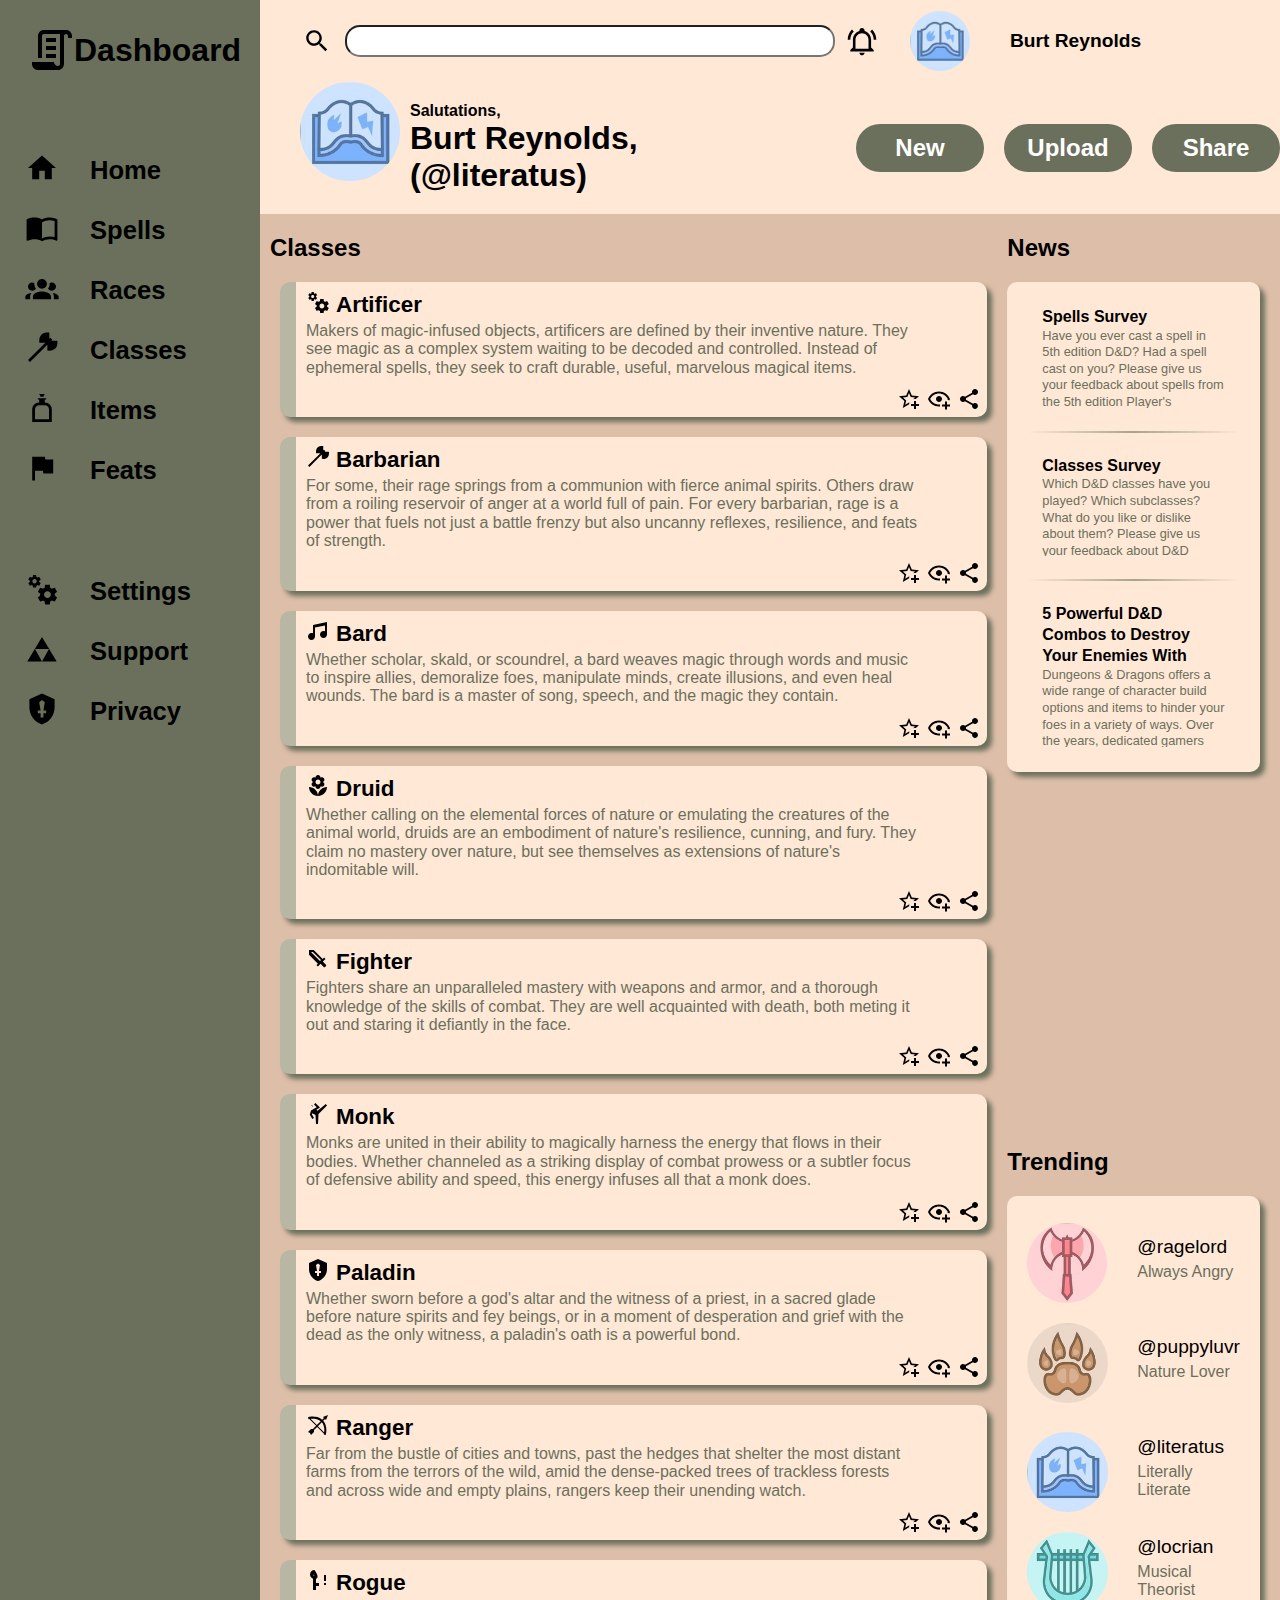
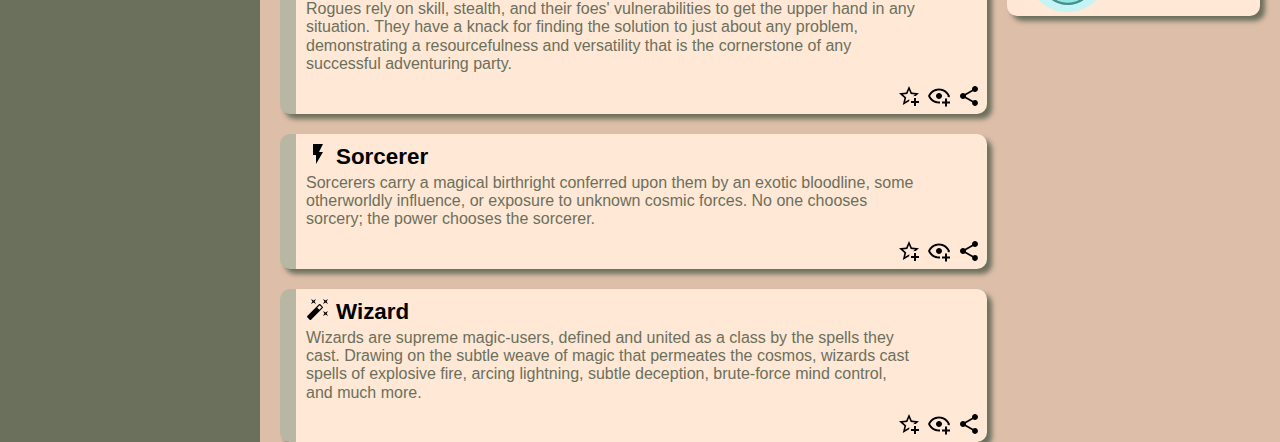
<file: index.html>
<!DOCTYPE html>
<html lang="en">
<head>
  <meta charset="UTF-8">
  <meta http-equiv="X-UA-Compatible" content="IE=edge">
  <meta name="viewport" content="width=device-width, initial-scale=1.0">
  <title>Admin Dashboard</title>
  <link rel="stylesheet" href="styles.css">
  
</head>
<body>
  <div class="sidebar">
    <div class="logo_section">
      <img class="logo" src="svg/script.svg" alt="">
      <h1>Dashboard</h1>
      
    </div>

    <div class="sidebar_main">
      <ul>
        <li><img src="svg/home.svg" alt=""></li>
        <li class="menu_item">Home</li>
        <li><img src="svg/book.svg" alt=""></li>
        <li class="menu_item">Spells</li>
        <li><img src="svg/people.svg" alt=""></li>
        <li class="menu_item">Races</li>
        <li><img src="svg/axe-battle.svg" alt=""></li>
        <li class="menu_item">Classes</li>
        <li><img src="svg/tonic.svg" alt=""></li>
        <li class="menu_item">Items</li>
        <li><img src="svg/flag.svg" alt=""></li>
        <li class="menu_item">Feats</li>
      </ul>
    </div>

    <div class="sidebar_extra">
      <ul>
        <li><img src="svg/cogs.svg" alt=""></li>
        <li class="menu_item">Settings</li>
        <li><img src="svg/triforce.svg" alt=""></li>
        <li class="menu_item">Support</li>
        <li><img src="svg/shield-sword.svg" alt=""></li>
        <li class="menu_item">Privacy</li>
      </ul>
    </div>
  </div>

  <div class="main_screen">
    <div class="header">
      <div class="top">
        <div class="searchbar">
          <img src="svg/magnify.svg" alt="">
          <input type="search">
        </div>

        <div class="user_info">
          <img class="notifications" src="svg/bell-ring-outline.svg" alt="">
          <img class="user_icon" src="icons/wizard.jpg" alt="">
          <div class="user_name">Burt Reynolds</div>
        </div>
      </div>

      <div class="bottom">
        <div class="greeting">
          <img class="user_icon" src="icons/wizard.jpg" alt="">
          <div class="greeting_block">
            <div class="greet">Salutations,</div>
            <div class="user_info">Burt Reynolds, (@literatus)</div>
          </div>
        </div>

        <div class="nav">
          <button class="nav_button">New</button>
          <button class="nav_button">Upload</button>
          <button class="nav_button">Share</button>
        </div>
      </div>
    </div>

    <div class="projects_section">
      <div class="projects_box">
        <h2>Classes</h2>

        <div class="projects">
          <div class="card">
            <img class="class_logo" src="svg/cogs.svg" alt="">
            <div class="title">Artificer</div>
            <div class="description">Makers of magic-infused objects, artificers are defined by their inventive nature. They see magic as a complex system waiting to be decoded and controlled. Instead of ephemeral spells, they seek to craft durable, useful, marvelous magical items.</div>
            <img class="star_logo" src="svg/star-plus-outline.svg" alt="">
            <img class="eye_logo" src="svg/eye-plus-outline.svg" alt="">
            <img class="share_logo" src="svg/share.svg" alt="">
          </div>
          <div class="card">
            <img class="class_logo" src="svg/axe-battle.svg" alt="">
            <div class="title">Barbarian</div>
            <div class="description">For some, their rage springs from a communion with fierce animal spirits. Others draw from a roiling reservoir of anger at a world full of pain. For every barbarian, rage is a power that fuels not just a battle frenzy but also uncanny reflexes, resilience, and feats of strength.</div>
            <img class="star_logo" src="svg/star-plus-outline.svg" alt="">
            <img class="eye_logo" src="svg/eye-plus-outline.svg" alt="">
            <img class="share_logo" src="svg/share.svg" alt="">
          </div>
          <div class="card">
            <img class="class_logo" src="svg/music.svg" alt="">
            <div class="title">Bard</div>
            <div class="description">Whether scholar, skald, or scoundrel, a bard weaves magic through words and music to inspire allies, demoralize foes, manipulate minds, create illusions, and even heal wounds. The bard is a master of song, speech, and the magic they contain.</div>
            <img class="star_logo" src="svg/star-plus-outline.svg" alt="">
            <img class="eye_logo" src="svg/eye-plus-outline.svg" alt="">
            <img class="share_logo" src="svg/share.svg" alt="">
          </div>
          <div class="card">
            <img class="class_logo" src="svg/flower.svg" alt="">
            <div class="title">Druid</div>
            <div class="description">Whether calling on the elemental forces of nature or emulating the creatures of the animal world, druids are an embodiment of nature's resilience, cunning, and fury. They claim no mastery over nature, but see themselves as extensions of nature's indomitable will.</div>
            <img class="star_logo" src="svg/star-plus-outline.svg" alt="">
            <img class="eye_logo" src="svg/eye-plus-outline.svg" alt="">
            <img class="share_logo" src="svg/share.svg" alt="">
          </div>
          <div class="card">
            <img class="class_logo" src="svg/sword.svg" alt="">
            <div class="title">Fighter</div>
            <div class="description">Fighters share an unparalleled mastery with weapons and armor, and a thorough knowledge of the skills of combat. They are well acquainted with death, both meting it out and staring it defiantly in the face.</div>
            <img class="star_logo" src="svg/star-plus-outline.svg" alt="">
            <img class="eye_logo" src="svg/eye-plus-outline.svg" alt="">
            <img class="share_logo" src="svg/share.svg" alt="">
          </div>
          <div class="card">
            <img class="class_logo" src="svg/karate.svg" alt="">
            <div class="title">Monk</div>
            <div class="description">Monks are united in their ability to magically harness the energy that flows in their bodies. Whether channeled as a striking display of combat prowess or a subtler focus of defensive ability and speed, this energy infuses all that a monk does.</div>
            <img class="star_logo" src="svg/star-plus-outline.svg" alt="">
            <img class="eye_logo" src="svg/eye-plus-outline.svg" alt="">
            <img class="share_logo" src="svg/share.svg" alt="">
          </div>
          <div class="card">
            <img class="class_logo" src="svg/shield-sword.svg" alt="">
            <div class="title">Paladin</div>
            <div class="description">Whether sworn before a god's altar and the witness of a priest, in a sacred glade before nature spirits and fey beings, or in a moment of desperation and grief with the dead as the only witness, a paladin's oath is a powerful bond.</div>
            <img class="star_logo" src="svg/star-plus-outline.svg" alt="">
            <img class="eye_logo" src="svg/eye-plus-outline.svg" alt="">
            <img class="share_logo" src="svg/share.svg" alt="">
          </div>
          <div class="card">
            <img class="class_logo" src="svg/bow-arrow.svg" alt="">
            <div class="title">Ranger</div>
            <div class="description">Far from the bustle of cities and towns, past the hedges that shelter the most distant farms from the terrors of the wild, amid the dense-packed trees of trackless forests and across wide and empty plains, rangers keep their unending watch.</div>
            <img class="star_logo" src="svg/star-plus-outline.svg" alt="">
            <img class="eye_logo" src="svg/eye-plus-outline.svg" alt="">
            <img class="share_logo" src="svg/share.svg" alt="">
          </div>
          <div class="card">
            <img class="class_logo" src="svg/key-alert.svg" alt="">
            <div class="title">Rogue</div>
            <div class="description">Rogues rely on skill, stealth, and their foes' vulnerabilities to get the upper hand in any situation. They have a knack for finding the solution to just about any problem, demonstrating a resourcefulness and versatility that is the cornerstone of any successful adventuring party.</div>
            <img class="star_logo" src="svg/star-plus-outline.svg" alt="">
            <img class="eye_logo" src="svg/eye-plus-outline.svg" alt="">
            <img class="share_logo" src="svg/share.svg" alt="">
          </div>
          <div class="card">
            <img class="class_logo" src="svg/flash.svg" alt="">
            <div class="title">Sorcerer</div>
            <div class="description">Sorcerers carry a magical birthright conferred upon them by an exotic bloodline, some otherworldly influence, or exposure to unknown cosmic forces. No one chooses sorcery; the power chooses the sorcerer.</div>
            <img class="star_logo" src="svg/star-plus-outline.svg" alt="">
            <img class="eye_logo" src="svg/eye-plus-outline.svg" alt="">
            <img class="share_logo" src="svg/share.svg" alt="">
          </div>
          <div class="card">
            <img class="class_logo" src="svg/wand.svg" alt="">
            <div class="title">Wizard</div>
            <div class="description">Wizards are supreme magic-users, defined and united as a class by the spells they cast. Drawing on the subtle weave of magic that permeates the cosmos, wizards cast spells of explosive fire, arcing lightning, subtle deception, brute-force mind control, and much more.</div>
            <img class="star_logo" src="svg/star-plus-outline.svg" alt="">
            <img class="eye_logo" src="svg/eye-plus-outline.svg" alt="">
            <img class="share_logo" src="svg/share.svg" alt="">
          </div>
        </div>
      </div>

      <div class="announcements_box">
        <h2>News</h2>

        <div class="announcements">
          <div class="card">
            <div class="title">Spells Survey</div>
            <div class="description">Have you ever cast a spell in 5th edition D&D? Had a spell cast on you? Please give us your feedback about spells from the 5th edition Player's Handbook. While you'll only review a fraction of all D&D spells, you will also have a chance to rate a few additional spells of your choice.</div>
          </div>
          <hr>
          <div class="card">
            <div class="title">Classes Survey</div>
            <div class="description">Which D&D classes have you played? Which subclasses? What do you like or dislike about them? Please give us your feedback about D&D classes and subclasses from the Player’s Handbook. You’ll only be asked to answer questions about classes and subclasses you’ve played, and that you want to rate.</div>
          </div>
          <hr>
          <div class="card">
            <div class="title">5 Powerful D&D Combos to Destroy Your Enemies With</div>
            <div class="description">Dungeons & Dragons offers a wide range of character build options and items to hinder your foes in a variety of ways. Over the years, dedicated gamers have found powerful combinations of class features, feats, and items in order to deal the most damage or cause the most havoc. Here are just a few of them:</div>
          </div>
        </div>
      </div>

      <div class="trending_box">
        <h2>Trending</h2>

        <div class="trending">
          <div class="user">
            <img class="user_icon" src="icons/barbarian.jpg" alt="">
            <div class="user_info">
              <div class="user_name">@ragelord</div>
              <div class="user_desc">Always Angry</div>
            </div>
          </div>
          <div class="user">
            <img class="user_icon" src="icons/druid.jpg" alt="">
            <div class="user_info">
              <div class="user_name">@puppyluvr</div>
              <div class="user_desc">Nature Lover</div>
            </div>
          </div>
          <div class="user">
            <img class="user_icon" src="icons/wizard.jpg" alt="">
            <div class="user_info">
              <div class="user_name">@literatus</div>
              <div class="user_desc">Literally Literate</div>
            </div>
          </div>
          <div class="user">
            <img class="user_icon" src="icons/bard.jpg" alt="">
            <div class="user_info">
              <div class="user_name">@locrian</div>
              <div class="user_desc">Musical Theorist</div>
            </div>
          </div>
        </div>
      </div>
    </div>
  </div>
</body>
</html>
</file>
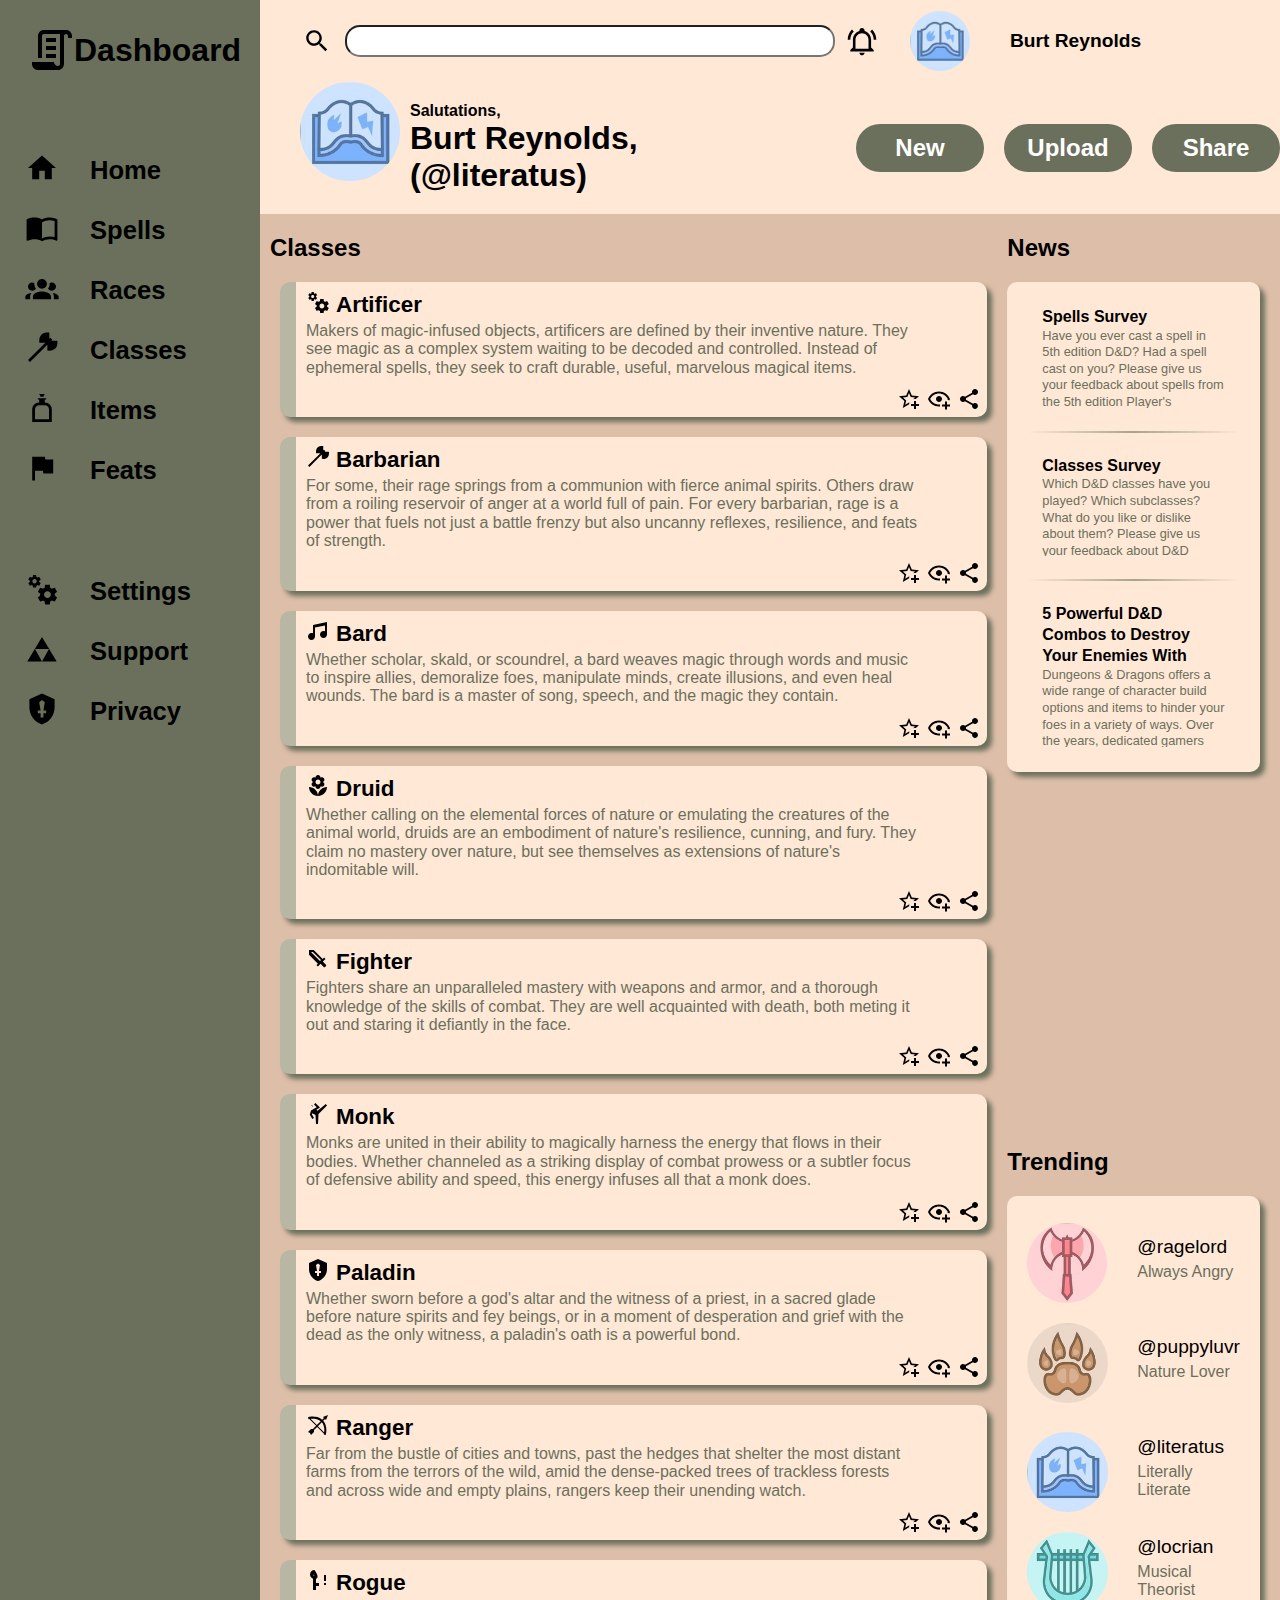
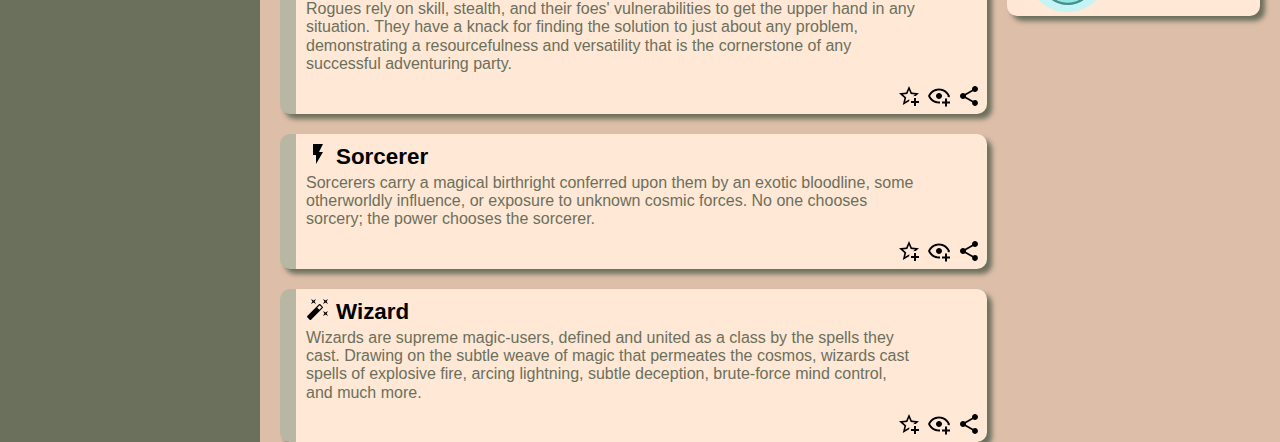
<file: dashboard.html>
<!DOCTYPE html>
<html lang="en">
<head>
  <meta charset="UTF-8">
  <meta http-equiv="X-UA-Compatible" content="IE=edge">
  <meta name="viewport" content="width=device-width, initial-scale=1.0">
  <title>Admin Dashboard</title>
  <link rel="stylesheet" href="styles.css">
</head>
<body>
  <div class="sidebar">
    <div class="logo_section">
      <img class="logo" src="svg/script.svg" alt="">
      <h1>Dashboard</h1>
    </div>

    <div class="sidebar_main">
      <ul>
        <li><img src="svg/home.svg" alt=""></li>
        <li class="menu_item">Home</li>
        <li><img src="svg/book.svg" alt=""></li>
        <li class="menu_item">Spells</li>
        <li><img src="svg/people.svg" alt=""></li>
        <li class="menu_item">Races</li>
        <li><img src="svg/axe-battle.svg" alt=""></li>
        <li class="menu_item">Classes</li>
        <li><img src="svg/tonic.svg" alt=""></li>
        <li class="menu_item">Items</li>
        <li><img src="svg/flag.svg" alt=""></li>
        <li class="menu_item">Feats</li>
      </ul>
    </div>

    <div class="sidebar_extra">
      <ul>
        <li><img src="svg/cogs.svg" alt=""></li>
        <li class="menu_item">Settings</li>
        <li><img src="svg/triforce.svg" alt=""></li>
        <li class="menu_item">Support</li>
        <li><img src="svg/shield-sword.svg" alt=""></li>
        <li class="menu_item">Privacy</li>
      </ul>
    </div>
  </div>

  <div class="main_screen">
    <div class="header">
      <div class="top">
        <div class="searchbar">
          <img src="svg/magnify.svg" alt="">
          <input type="search">
        </div>

        <div class="user_info">
          <img class="notifications" src="svg/bell-ring-outline.svg" alt="">
          <img class="user_icon" src="icons/wizard.jpg" alt="">
          <div class="user_name">Burt Reynolds</div>
        </div>
      </div>

      <div class="bottom">
        <div class="greeting">
          <img class="user_icon" src="icons/wizard.jpg" alt="">
          <div class="greeting_block">
            <div class="greet">Salutations,</div>
            <div class="user_info">Burt Reynolds, (@literatus)</div>
          </div>
        </div>

        <div class="nav">
          <button class="nav_button">New</button>
          <button class="nav_button">Upload</button>
          <button class="nav_button">Share</button>
        </div>
      </div>
    </div>

    <div class="projects_section">
      <div class="projects_box">
        <h2>Classes</h2>
        <div class="projects">
          <div class="card">
            <img class="class_logo" src="svg/cogs.svg" alt="">
            <div class="title">Artificer</div>
            <div class="description">Makers of magic-infused objects, artificers are defined by their inventive nature. They see magic as a complex system waiting to be decoded and controlled. Instead of ephemeral spells, they seek to craft durable, useful, marvelous magical items.</div>
            <img class="star_logo" src="svg/star-plus-outline.svg" alt="">
            <img class="eye_logo" src="svg/eye-plus-outline.svg" alt="">
            <img class="share_logo" src="svg/share.svg" alt="">
          </div>
          <div class="card">
            <img class="class_logo" src="svg/axe-battle.svg" alt="">
            <div class="title">Barbarian</div>
            <div class="description">For some, their rage springs from a communion with fierce animal spirits. Others draw from a roiling reservoir of anger at a world full of pain. For every barbarian, rage is a power that fuels not just a battle frenzy but also uncanny reflexes, resilience, and feats of strength.</div>
            <img class="star_logo" src="svg/star-plus-outline.svg" alt="">
            <img class="eye_logo" src="svg/eye-plus-outline.svg" alt="">
            <img class="share_logo" src="svg/share.svg" alt="">
          </div>
          <div class="card">
            <img class="class_logo" src="svg/music.svg" alt="">
            <div class="title">Bard</div>
            <div class="description">Whether scholar, skald, or scoundrel, a bard weaves magic through words and music to inspire allies, demoralize foes, manipulate minds, create illusions, and even heal wounds. The bard is a master of song, speech, and the magic they contain.</div>
            <img class="star_logo" src="svg/star-plus-outline.svg" alt="">
            <img class="eye_logo" src="svg/eye-plus-outline.svg" alt="">
            <img class="share_logo" src="svg/share.svg" alt="">
          </div>
          <div class="card">
            <img class="class_logo" src="svg/flower.svg" alt="">
            <div class="title">Druid</div>
            <div class="description">Whether calling on the elemental forces of nature or emulating the creatures of the animal world, druids are an embodiment of nature's resilience, cunning, and fury. They claim no mastery over nature, but see themselves as extensions of nature's indomitable will.</div>
            <img class="star_logo" src="svg/star-plus-outline.svg" alt="">
            <img class="eye_logo" src="svg/eye-plus-outline.svg" alt="">
            <img class="share_logo" src="svg/share.svg" alt="">
          </div>
          <div class="card">
            <img class="class_logo" src="svg/sword.svg" alt="">
            <div class="title">Fighter</div>
            <div class="description">Fighters share an unparalleled mastery with weapons and armor, and a thorough knowledge of the skills of combat. They are well acquainted with death, both meting it out and staring it defiantly in the face.</div>
            <img class="star_logo" src="svg/star-plus-outline.svg" alt="">
            <img class="eye_logo" src="svg/eye-plus-outline.svg" alt="">
            <img class="share_logo" src="svg/share.svg" alt="">
          </div>
          <div class="card">
            <img class="class_logo" src="svg/karate.svg" alt="">
            <div class="title">Monk</div>
            <div class="description">Monks are united in their ability to magically harness the energy that flows in their bodies. Whether channeled as a striking display of combat prowess or a subtler focus of defensive ability and speed, this energy infuses all that a monk does.</div>
            <img class="star_logo" src="svg/star-plus-outline.svg" alt="">
            <img class="eye_logo" src="svg/eye-plus-outline.svg" alt="">
            <img class="share_logo" src="svg/share.svg" alt="">
          </div>
          <div class="card">
            <img class="class_logo" src="svg/shield-sword.svg" alt="">
            <div class="title">Paladin</div>
            <div class="description">Whether sworn before a god's altar and the witness of a priest, in a sacred glade before nature spirits and fey beings, or in a moment of desperation and grief with the dead as the only witness, a paladin's oath is a powerful bond.</div>
            <img class="star_logo" src="svg/star-plus-outline.svg" alt="">
            <img class="eye_logo" src="svg/eye-plus-outline.svg" alt="">
            <img class="share_logo" src="svg/share.svg" alt="">
          </div>
          <div class="card">
            <img class="class_logo" src="svg/bow-arrow.svg" alt="">
            <div class="title">Ranger</div>
            <div class="description">Far from the bustle of cities and towns, past the hedges that shelter the most distant farms from the terrors of the wild, amid the dense-packed trees of trackless forests and across wide and empty plains, rangers keep their unending watch.</div>
            <img class="star_logo" src="svg/star-plus-outline.svg" alt="">
            <img class="eye_logo" src="svg/eye-plus-outline.svg" alt="">
            <img class="share_logo" src="svg/share.svg" alt="">
          </div>
          <div class="card">
            <img class="class_logo" src="svg/key-alert.svg" alt="">
            <div class="title">Rogue</div>
            <div class="description">Rogues rely on skill, stealth, and their foes' vulnerabilities to get the upper hand in any situation. They have a knack for finding the solution to just about any problem, demonstrating a resourcefulness and versatility that is the cornerstone of any successful adventuring party.</div>
            <img class="star_logo" src="svg/star-plus-outline.svg" alt="">
            <img class="eye_logo" src="svg/eye-plus-outline.svg" alt="">
            <img class="share_logo" src="svg/share.svg" alt="">
          </div>
          <div class="card">
            <img class="class_logo" src="svg/flash.svg" alt="">
            <div class="title">Sorcerer</div>
            <div class="description">Sorcerers carry a magical birthright conferred upon them by an exotic bloodline, some otherworldly influence, or exposure to unknown cosmic forces. No one chooses sorcery; the power chooses the sorcerer.</div>
            <img class="star_logo" src="svg/star-plus-outline.svg" alt="">
            <img class="eye_logo" src="svg/eye-plus-outline.svg" alt="">
            <img class="share_logo" src="svg/share.svg" alt="">
          </div>
          <div class="card">
            <img class="class_logo" src="svg/wand.svg" alt="">
            <div class="title">Wizard</div>
            <div class="description">Wizards are supreme magic-users, defined and united as a class by the spells they cast. Drawing on the subtle weave of magic that permeates the cosmos, wizards cast spells of explosive fire, arcing lightning, subtle deception, brute-force mind control, and much more.</div>
            <img class="star_logo" src="svg/star-plus-outline.svg" alt="">
            <img class="eye_logo" src="svg/eye-plus-outline.svg" alt="">
            <img class="share_logo" src="svg/share.svg" alt="">
          </div>
        </div>
      </div>

      <div class="announcements_box">
        <h2>News</h2>
        <div class="announcements">
          <div class="card">
            <div class="title">Spells Survey</div>
            <div class="description">Have you ever cast a spell in 5th edition D&D? Had a spell cast on you? Please give us your feedback about spells from the 5th edition Player's Handbook. While you'll only review a fraction of all D&D spells, you will also have a chance to rate a few additional spells of your choice.</div>
          </div>
          <hr>
          <div class="card">
            <div class="title">Classes Survey</div>
            <div class="description">Which D&D classes have you played? Which subclasses? What do you like or dislike about them? Please give us your feedback about D&D classes and subclasses from the Player’s Handbook. You’ll only be asked to answer questions about classes and subclasses you’ve played, and that you want to rate.</div>
          </div>
          <hr>
          <div class="card">
            <div class="title">5 Powerful D&D Combos to Destroy Your Enemies With</div>
            <div class="description">Dungeons & Dragons offers a wide range of character build options and items to hinder your foes in a variety of ways. Over the years, dedicated gamers have found powerful combinations of class features, feats, and items in order to deal the most damage or cause the most havoc. Here are just a few of them:</div>
          </div>
        </div>
      </div>

      <div class="trending_box">
        <h2>Trending</h2>
        <div class="trending">
          <div class="user">
            <img class="user_icon" src="icons/barbarian.jpg" alt="">
            <div class="user_info">
              <div class="user_name">@ragelord</div>
              <div class="user_desc">Always Angry</div>
            </div>
          </div>
          <div class="user">
            <img class="user_icon" src="icons/druid.jpg" alt="">
            <div class="user_info">
              <div class="user_name">@puppyluvr</div>
              <div class="user_desc">Nature Lover</div>
            </div>
          </div>
          <div class="user">
            <img class="user_icon" src="icons/wizard.jpg" alt="">
            <div class="user_info">
              <div class="user_name">@literatus</div>
              <div class="user_desc">Literally Literate</div>
            </div>
          </div>
          <div class="user">
            <img class="user_icon" src="icons/bard.jpg" alt="">
            <div class="user_info">
              <div class="user_name">@locrian</div>
              <div class="user_desc">Musical Theorist</div>
            </div>
          </div>
        </div>
      </div>
    </div>
  </div>
</body>
</html>
</file>
<file: styles.css>
:root {
  --tan-dark: #cb997e;
  --tan-med: #ddbea9;
  --tan-light: #ffe8d6;
  --green-light: #b7b7a4;
  --green-med: #a5a58d;
  --green-dark: #6b705c;
}

* {
  font-family: Roboto, sans-serif;
}

body {
  display: grid;
  grid-template-columns: 1fr 5fr;
  margin: 0;
}

.sidebar {
  min-width: 200px;
  display: grid;
  align-content: start;
  background-color: var(--green-dark);
  padding: 30px;
  gap: 40px;
}

.logo_section {
  display: grid;
  grid-template-columns: 1fr 3fr;
  align-items: center;
  height: 80px;
  margin-top: -20px;
}

.logo {
  transform: scale(2);
  padding: 10px;
}

.sidebar div ul {
  list-style-type: none;
  padding-left: 0;
  display: grid;
  gap: 30px;
  grid-template-columns: 10px 1fr;
  align-items: center;
  font-size: 1.6rem;
  font-weight: 600;
}

.sidebar div ul li img {
  transform: scale(1.4);
}

.menu_item {
  margin-left: 20px;
}

.main_screen {
  display: grid;
}

.header {
  display: grid;
  gap: 20px;
  background-color: var(--tan-light);
}

.top {
  display: grid;
  grid-template-columns: 2fr 1fr;
  padding: 10px;
  padding-bottom: 0px;
}

.searchbar {
  display: grid;
  gap: 10px;
  padding: 15px;
  grid-template-columns: 30px 1fr;
  align-items: center;
  margin-left: 20px;
}

.searchbar img {
  transform: scale(1.2);
}

.searchbar input {
  border-radius: 15px;
  height: 2rem;
  max-width: 700px;
}

.top .user_info {
  display: grid;
  grid-template-columns: 40px 80px 1fr;
  gap: 20px;
  align-items: center;
  width: 400px;
  justify-self: end;
  margin-right: 20px;
}

.top .user_info .notifications {
  transform: scale(1.3);
}

.top .user_info .user_icon {
  height: 60px;
  border-radius: 30px;
}

.top .user_info .user_name {
  font-weight: 600;
}

.bottom {
  display: grid;
  grid-template-columns: 2fr 1fr;
  margin-top: -10px;
}

.bottom .greeting {
  display: grid;
  grid-template-columns: 100px 1fr;
  padding: 20px;
  padding-top: 0px;
  margin-left: 20px;
  gap: 10px;
}

.bottom .greeting .user_icon {
  width: 100px;
  border-radius: 50px;
}

.greeting_block {
  margin-top: 20px;
}

.greeting_block .greet {
  font-weight: 600;
}

.greeting_block .user_info {
  font-weight: 600;
  font-size: 2rem;
}

.nav {
  display: grid;
  grid-template-columns: repeat(3, 1fr);
  gap: 20px;
  align-content: center;
  margin-left: 30px;
}

.nav .nav_button {
  background-color: var(--green-dark);
  height: 3rem;
  width: 8rem;
  border-radius: 1.5rem;
  font-size: 1.5rem;
  font-weight: 600;
  color: white;
  border: none;
}

.projects_section {
  display: grid;
  grid-template-columns: 3fr 1fr;
  grid-template-rows: 1fr 1fr;
  background-color: var(--tan-med);
}

.projects_box {
  grid-area: 1 / 1 / span 2 / span 1;
}

h2 {
  padding-left: 10px;
}

.projects {
  display: grid;
  gap: 20px;
  margin-left: 20px;
  margin-right: 10px;
  grid-template-columns: repeat(auto-fit, minmax(350px, 1fr));
}

.card {
  background-color: var(--tan-light);
}

.projects .card {
  display: grid;
  grid-template-rows: 30px 1fr 30px;
  grid-template-columns: 30px 1fr 30px 30px 30px;
  border-left: 1rem solid var(--green-light);
  border-radius: 10px;
  box-shadow: 5px 5px 5px var(--green-dark);
  line-height: 1.15;
}

.projects .card .class_logo{
  grid-area: 1 / 1 / span 1 / span 1;
  align-self: center;
  padding: 10px;
  margin-top: 10px;
}

.projects .card .title{
  grid-area: 1 / 2 / span 1 / span 2;
  font-weight: 600;
  align-self: baseline;
  padding: 10px;
  font-size: 1.4rem;
}

.projects .card .description{
  grid-area: 2 / 1 / span 1 / span 3;
  padding: 10px;
  color: var(--green-dark);
}

.projects .card .star_logo{
  grid-area: 3 / 3;
}

.projects .card .eye_logo{
  grid-area: 3 / 4;
}

.projects .card .share_logo{
  grid-area: 3 / 5;
}

.announcements {
  background-color: var(--tan-light);
  grid-area: 1 / 2;
  border-radius: 10px;
  box-shadow: 5px 5px 5px var(--green-dark);
  padding: 10px 20px;
  margin: 10px;
  margin-right: 20px;
}

.announcements .card {
  display: grid;
  padding: 15px;
  line-height: 1.3;
}

.announcements .card .title {
  font-weight: 600;
}

.announcements .card .description {
  font-size: 0.8rem;
  height: 80px;
  -webkit-line-clamp: 4;
  -webkit-box-orient: vertical;
  overflow: hidden;
  text-overflow: ellipsis;
  color: var(--green-dark);
}

hr {
  border: 0;
  height: 2px;
  background-image: linear-gradient(to right, transparent, #a5a58d, transparent);  
}

.trending {
  background-color: var(--tan-light);
  grid-area: 2 / 2;
  border-radius: 10px;
  box-shadow: 5px 5px 5px var(--green-dark);
  padding: 20px;
  margin: 10px;
  margin-right: 20px;
  display: grid;
  gap: 20px;
}

.trending .user {
  height: 80px;
  display: grid;
  grid-template-columns: 80px 1fr;
  align-items: center;
  gap: 30px;
}

.user .user_info {
  display: grid;
  align-content: space-evenly;
  gap: 5px;
  margin-top: 20px;
}

.user .user_icon {
  height: 80px;
  border-radius: 40px;
  grid-area: 1 / 1 / span 2 / span 1;
}

.user_info .user_name {
  font-size: 1.2rem;
}

.user_info .user_desc {
  color: var(--green-dark);
}
</file>
